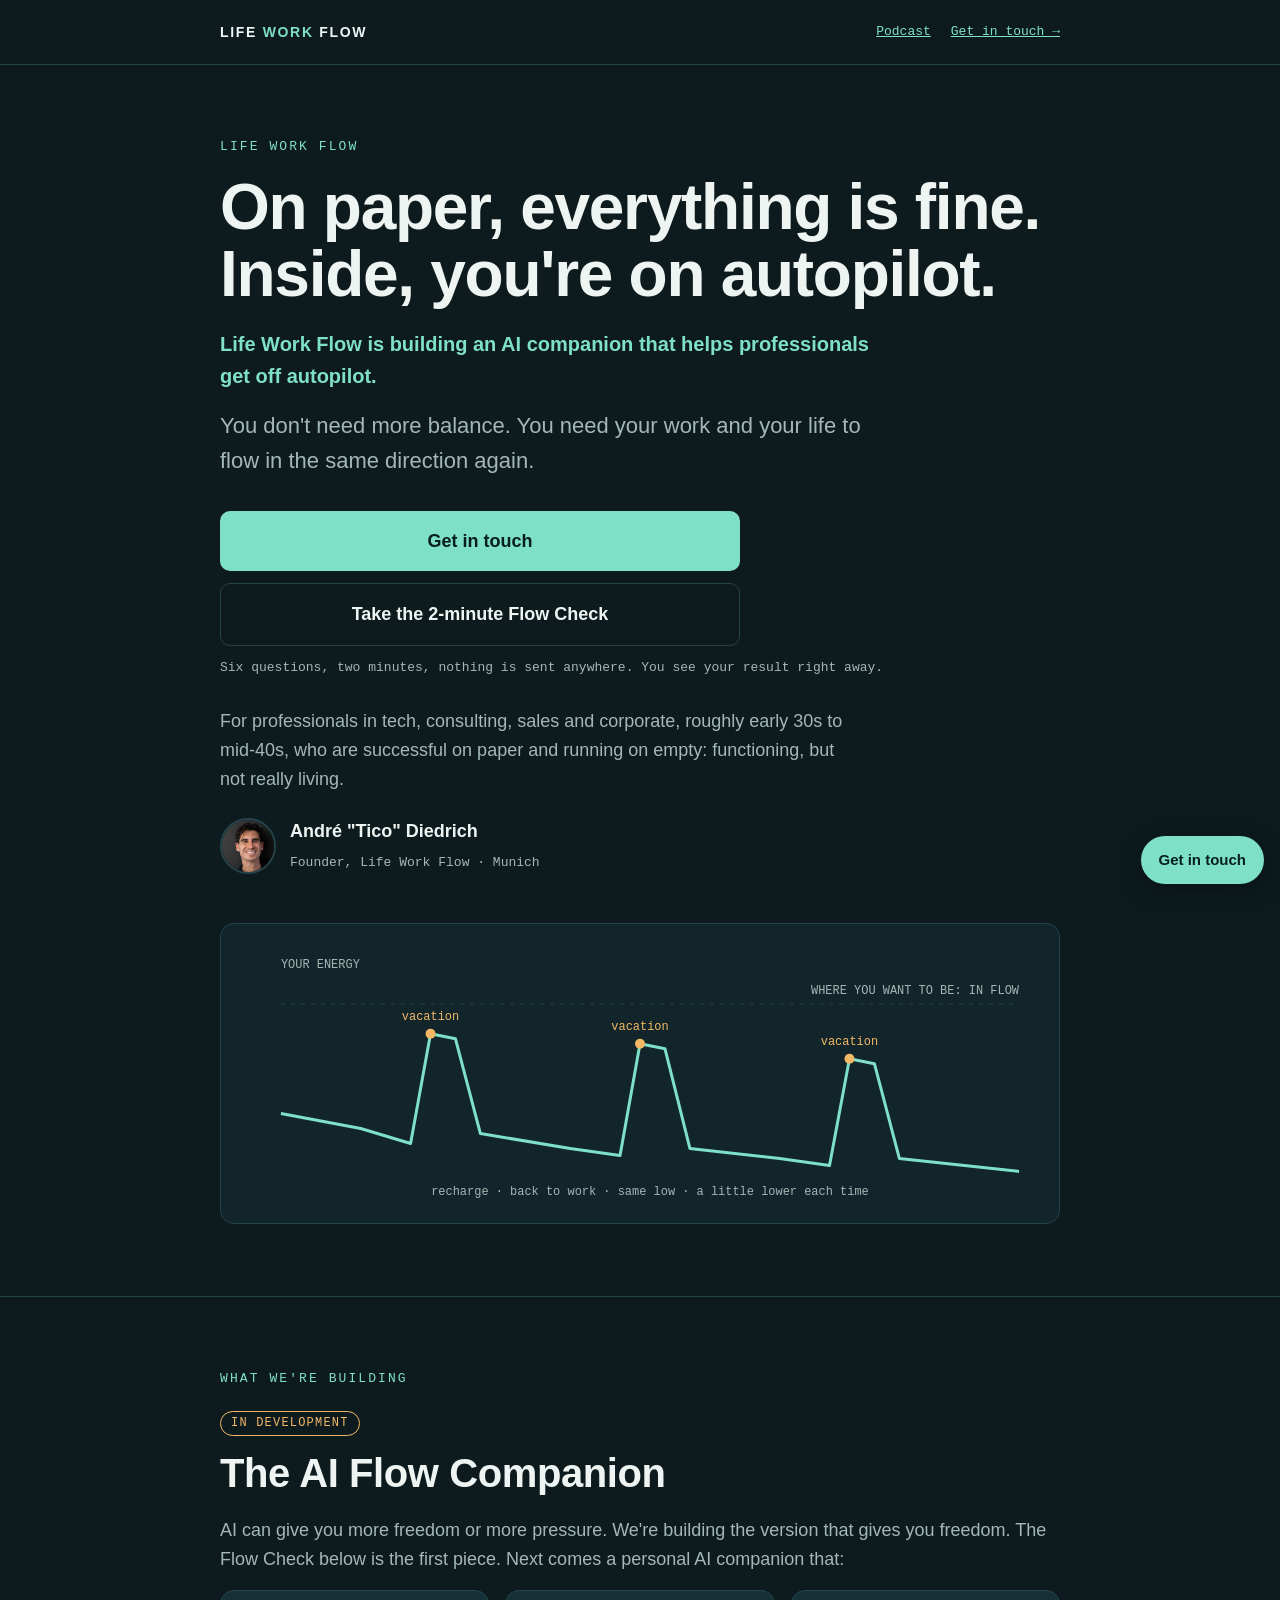
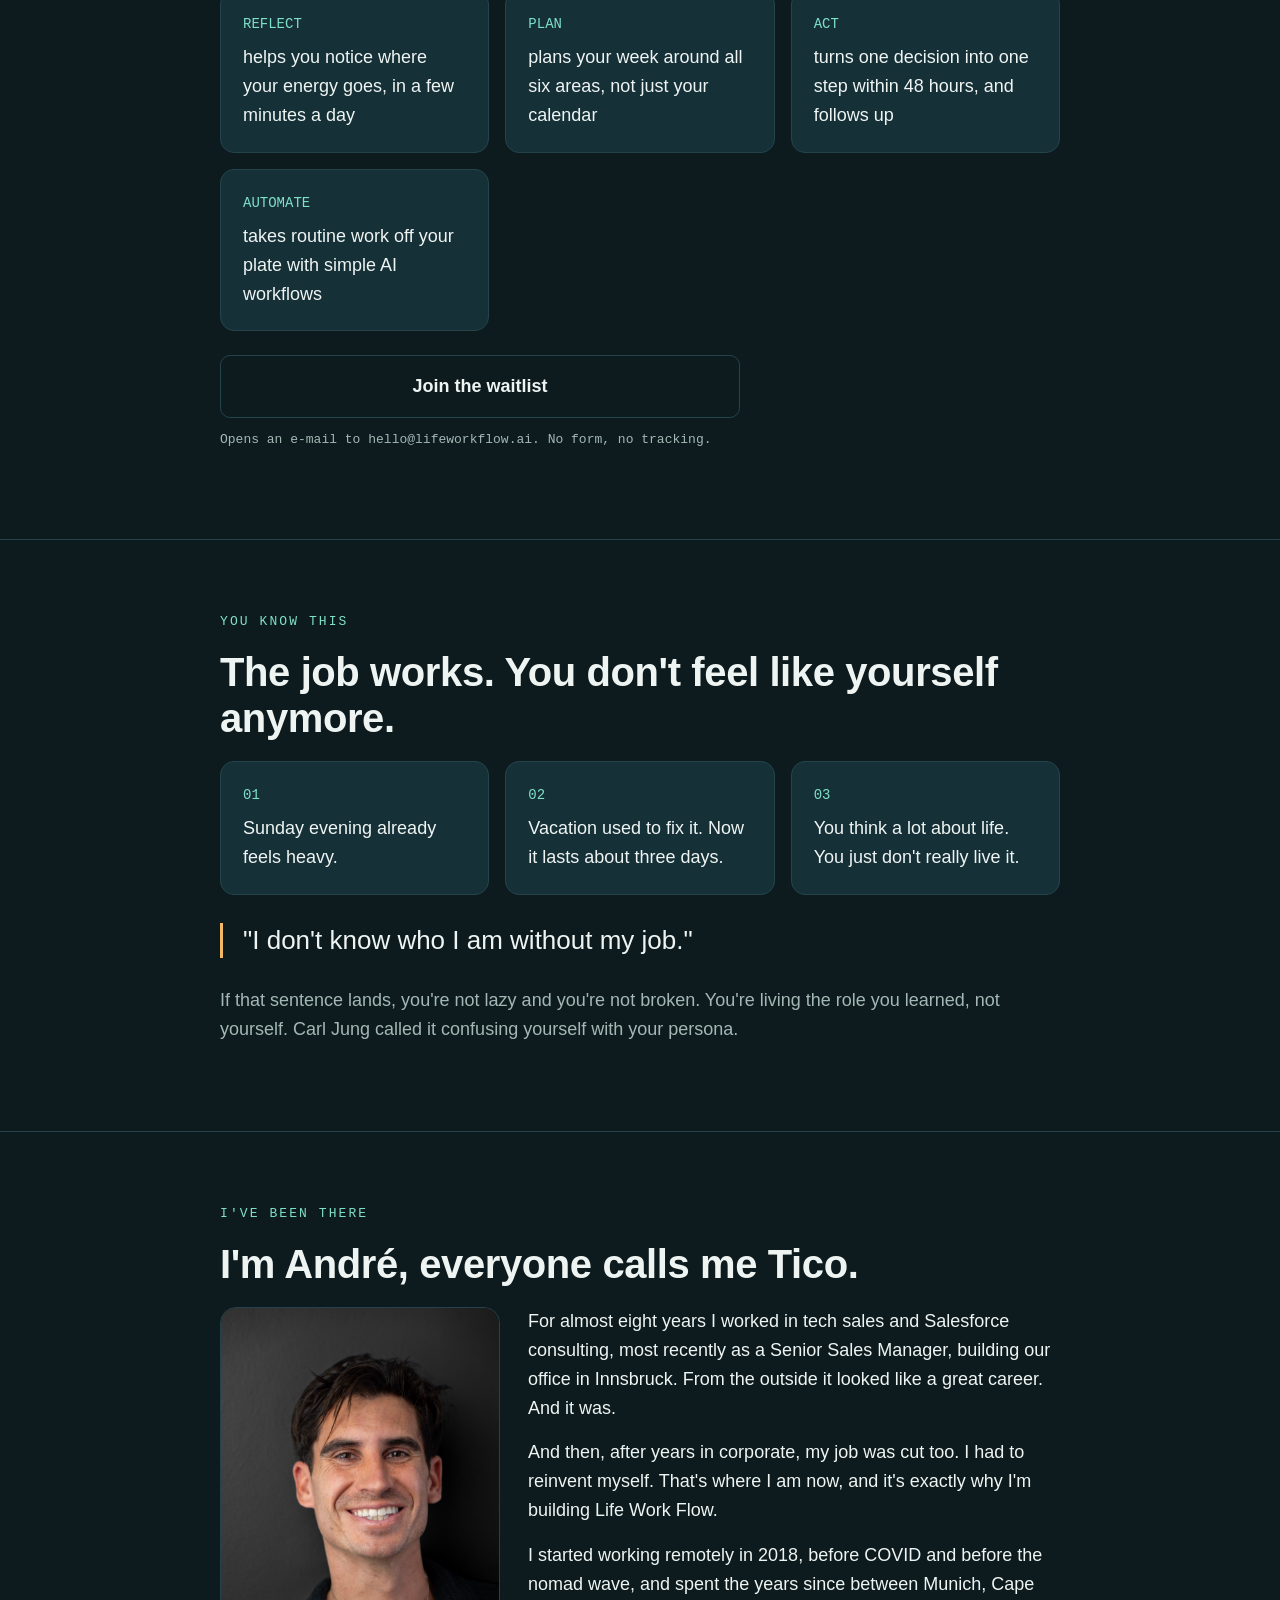
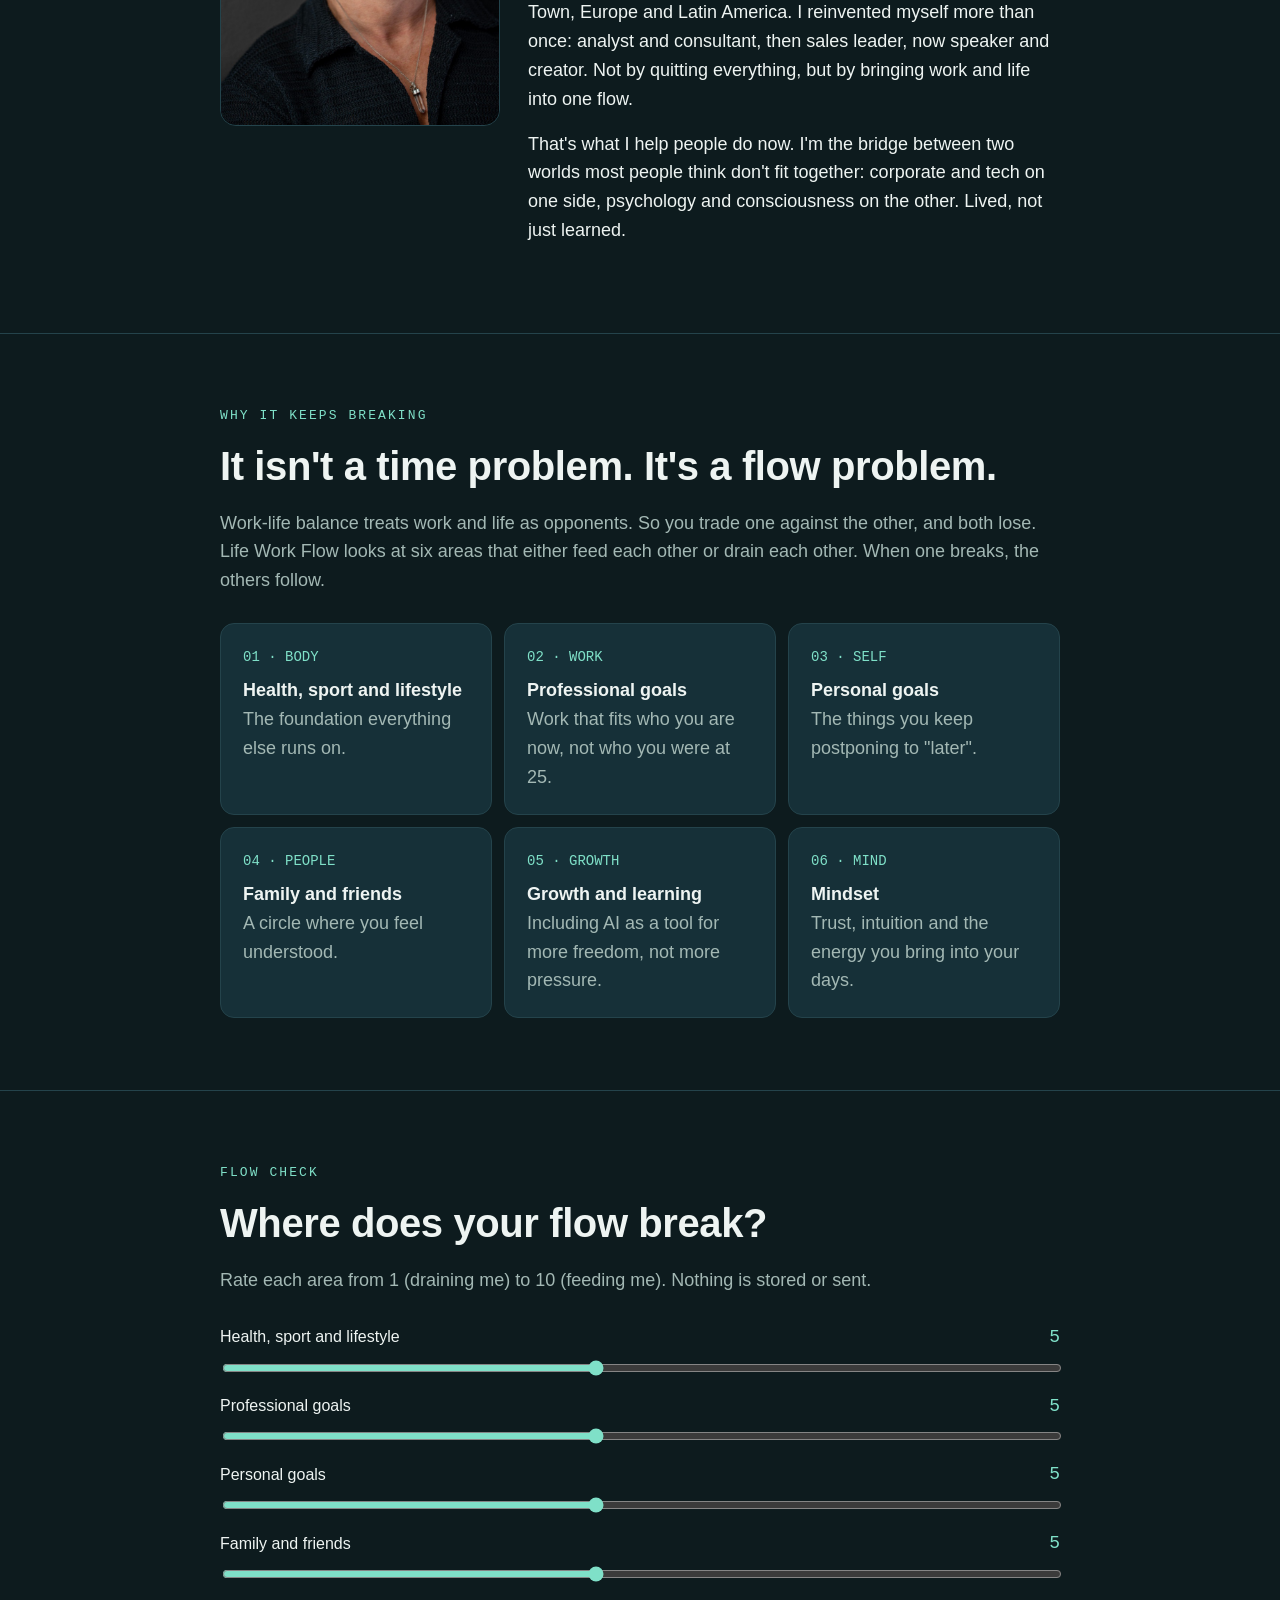
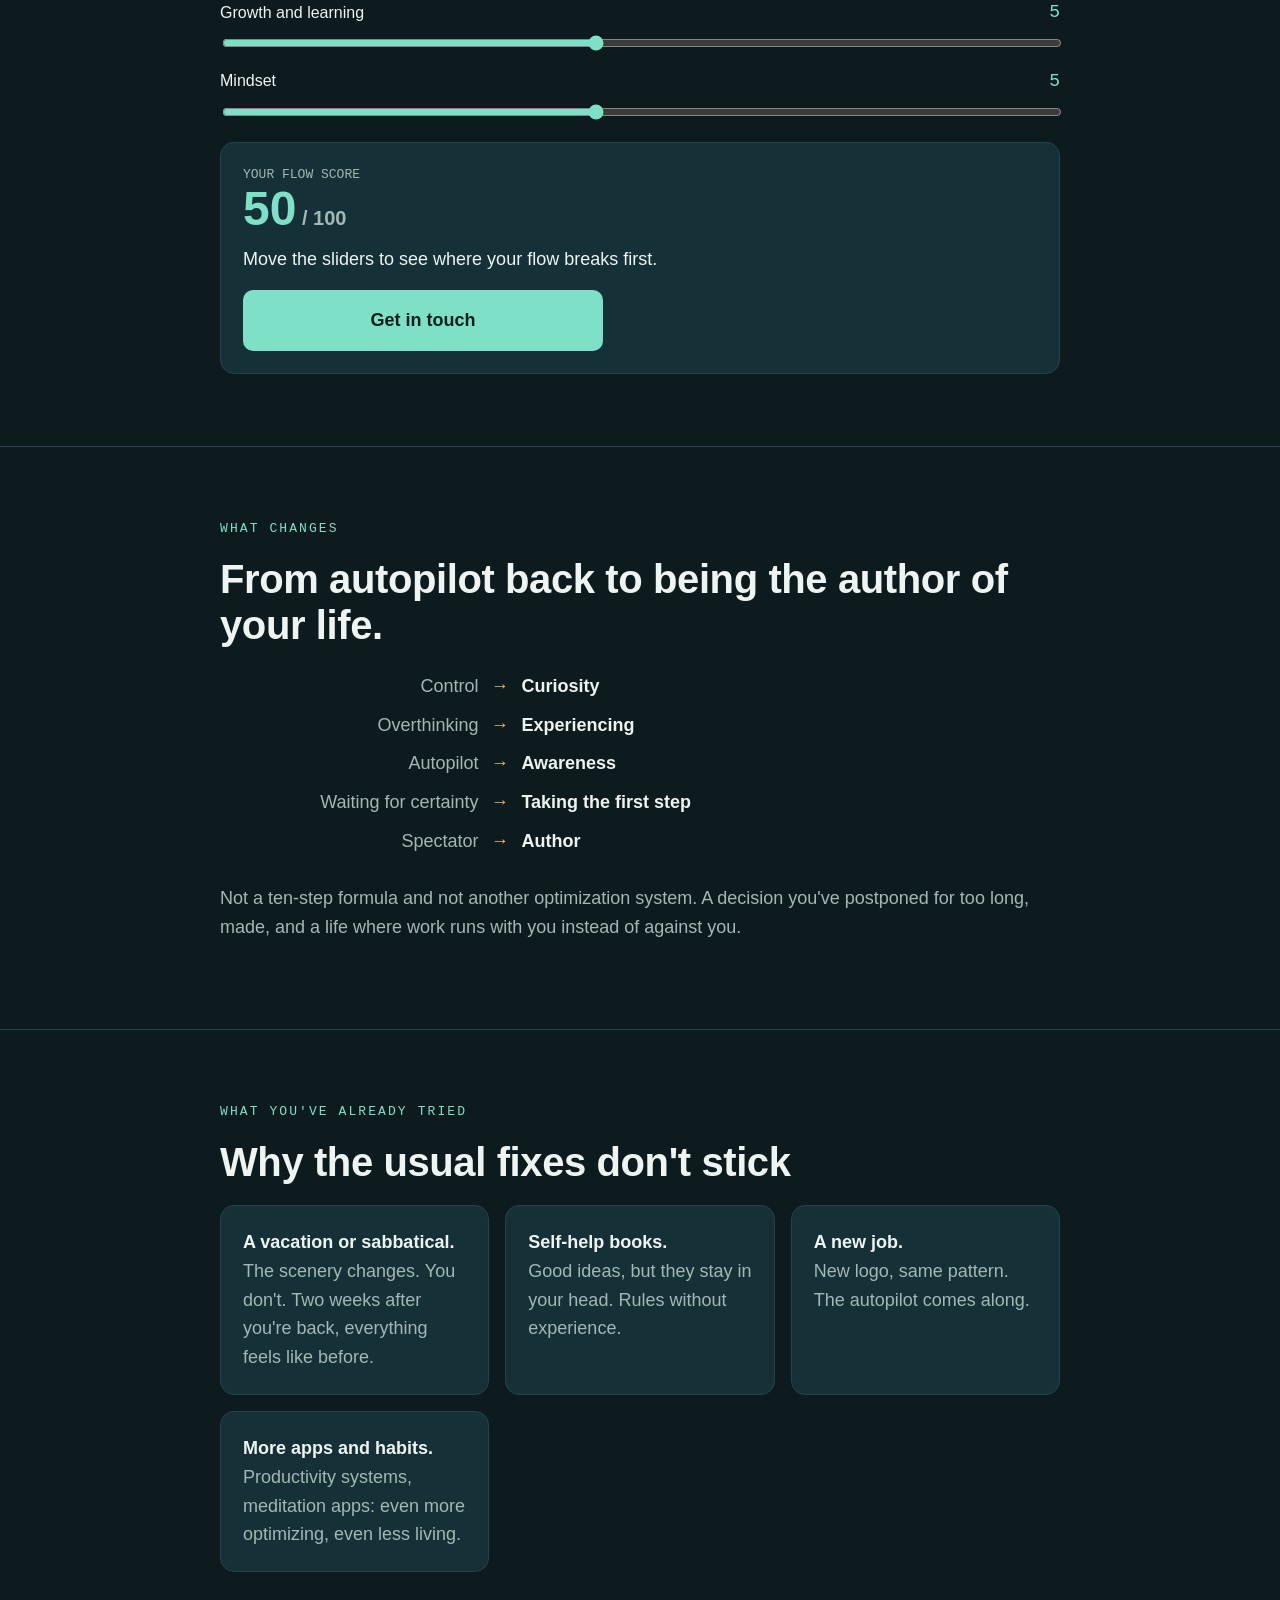
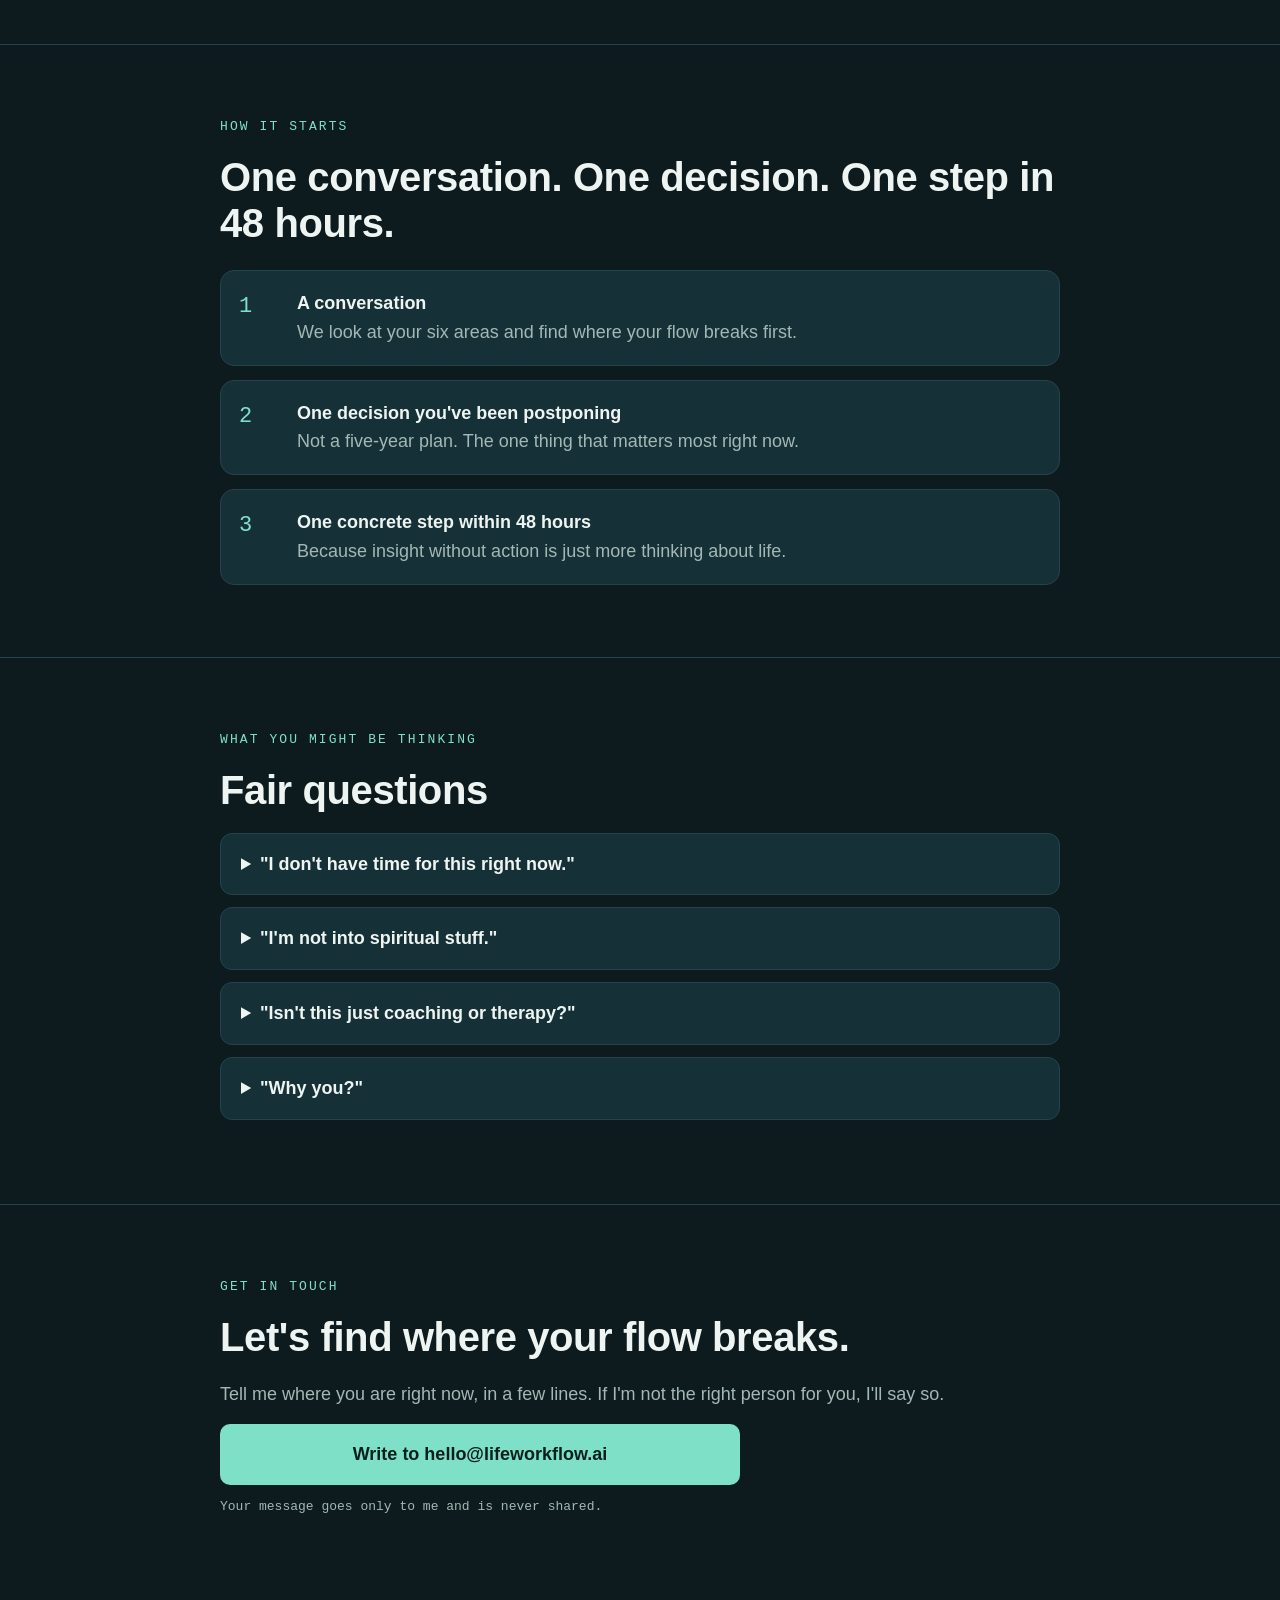
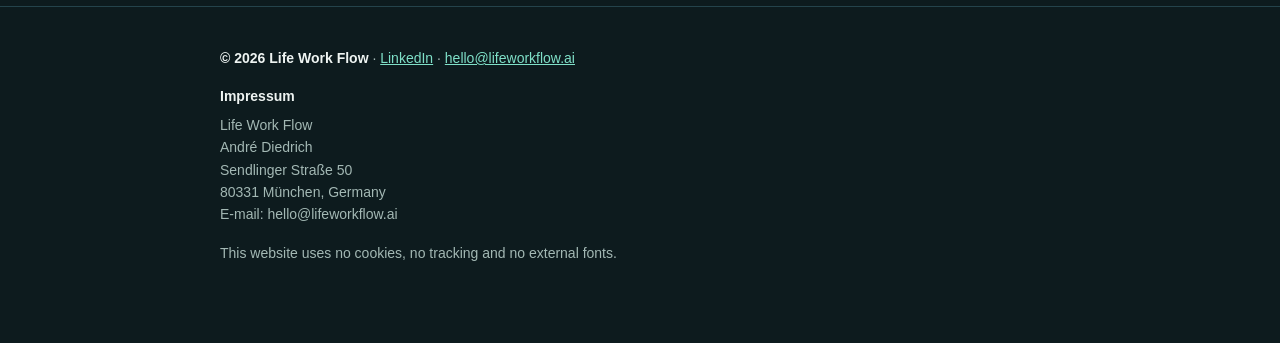
<file: index.html>
<!doctype html>
<html lang="en">
<head>
  <meta charset="utf-8">
  <meta name="viewport" content="width=device-width, initial-scale=1">
  <title>Life Work Flow · AI companion for work and life</title>
  <meta name="description" content="On paper, everything is fine. Inside, you're on autopilot. Life Work Flow helps successful professionals get off autopilot and bring work and life into one flow.">
  <style>
    :root {
      --bg: #0d1b1e;
      --bg2: #12252a;
      --card: #163038;
      --ink: #eef4f2;
      --muted: #a3b8b4;
      --accent: #7fe0c8;
      --warm: #f2b866;
      --line: #24434b;
      --mono: ui-monospace, "SF Mono", Menlo, Consolas, monospace;
    }
    * { box-sizing: border-box; }
    html { scroll-behavior: smooth; }
    body {
      margin: 0; background: var(--bg); color: var(--ink);
      font-family: -apple-system, BlinkMacSystemFont, "Segoe UI", Roboto, "Helvetica Neue", Arial, sans-serif;
      font-size: 18px; line-height: 1.6;
    }
    a { color: var(--accent); }
    .wrap { max-width: 880px; margin: 0 auto; padding: 0 20px; }
    header.top { border-bottom: 1px solid var(--line); }
    header.top .wrap { display: flex; justify-content: space-between; align-items: center; height: 64px; }
    .brand { font-weight: 700; letter-spacing: .12em; font-size: 14px; }
    .brand span { color: var(--accent); }
    section { padding: 72px 0; border-bottom: 1px solid var(--line); }
    .eyebrow { font-family: var(--mono); color: var(--accent); font-size: 13px; letter-spacing: .16em; text-transform: uppercase; margin: 0 0 16px; }
    h1 { font-size: clamp(40px, 7vw, 64px); line-height: 1.05; letter-spacing: -.02em; margin: 0 0 20px; }
    h2 { font-size: clamp(28px, 4.5vw, 40px); line-height: 1.15; margin: 0 0 20px; letter-spacing: -.01em; }
    .lead { font-size: 22px; color: var(--muted); margin: 0 0 32px; max-width: 680px; }
    .product { font-size: 20px; color: var(--accent); font-weight: 600; margin: 0 0 16px; max-width: 680px; }
    p { margin: 0 0 16px; }
    .muted { color: var(--muted); }
    .small { font-family: var(--mono); font-size: 13px; color: var(--muted); }
    .btns { display: grid; gap: 12px; max-width: 520px; margin: 0 0 12px; }
    .btn { display: block; text-align: center; padding: 16px 20px; border-radius: 10px; font-weight: 600; text-decoration: none; }
    .btn.primary { background: var(--accent); color: #08201b; }
    .btn.ghost { border: 1px solid var(--line); color: var(--ink); }
    .btn:hover { filter: brightness(1.08); }
    .for { margin-top: 28px; max-width: 640px; }
    .chart { margin-top: 48px; background: var(--bg2); border: 1px solid var(--line); border-radius: 14px; padding: 20px; }
    .chart svg { width: 100%; height: auto; display: block; }
    .grid3 { display: grid; gap: 16px; grid-template-columns: repeat(auto-fit, minmax(230px, 1fr)); }
    .card { background: var(--card); border: 1px solid var(--line); border-radius: 14px; padding: 22px; }
    .num { font-family: var(--mono); color: var(--accent); font-size: 14px; display: block; margin-bottom: 8px; }
    .quote { font-size: 26px; line-height: 1.35; border-left: 3px solid var(--warm); padding-left: 20px; margin: 28px 0; }
    .pillars { display: grid; gap: 12px; grid-template-columns: repeat(auto-fit, minmax(250px, 1fr)); margin-top: 28px; }
    .check { margin-top: 28px; }
    .row { display: grid; grid-template-columns: 1fr 52px; gap: 6px 14px; align-items: center; margin-bottom: 14px; }
    .row label { font-size: 16px; }
    .row output { font-family: var(--mono); color: var(--accent); text-align: right; }
    .row input { grid-column: 1 / -1; width: 100%; accent-color: var(--accent); }
    .result { margin-top: 20px; background: var(--card); border: 1px solid var(--line); border-radius: 14px; padding: 22px; }
    .score { font-size: 48px; font-weight: 700; color: var(--accent); line-height: 1; }
    .shift { display: grid; grid-template-columns: 1fr auto 1fr; gap: 10px 16px; align-items: center; margin-top: 24px; max-width: 560px; }
    .shift .from { color: var(--muted); text-align: right; }
    .shift .arrow { color: var(--warm); font-family: var(--mono); }
    .shift .to { font-weight: 600; }
    .steps { counter-reset: s; display: grid; gap: 14px; margin-top: 24px; }
    .step { display: grid; grid-template-columns: 44px 1fr; gap: 14px; background: var(--card); border: 1px solid var(--line); border-radius: 14px; padding: 18px; }
    .step b { display: block; }
    .step .n { font-family: var(--mono); color: var(--accent); font-size: 22px; }
    details { background: var(--card); border: 1px solid var(--line); border-radius: 12px; padding: 16px 20px; margin-bottom: 12px; }
    summary { cursor: pointer; font-weight: 600; }
    details p { margin: 12px 0 0; color: var(--muted); }
    .final { text-align: left; }
    .byline { display: flex; align-items: center; gap: 14px; margin-top: 24px; }
    .byline img { width: 56px; height: 56px; border-radius: 50%; object-fit: cover; object-position: 50% 25%; border: 2px solid var(--line); }
    .story { display: grid; gap: 28px; grid-template-columns: 280px 1fr; align-items: start; }
    .story img { width: 100%; border-radius: 16px; border: 1px solid var(--line); display: block; }
    @media (max-width: 720px) { .story { grid-template-columns: 1fr; } .story img { max-width: 320px; } }
    .badge { display: inline-block; font-family: var(--mono); font-size: 12px; letter-spacing: .1em; color: var(--warm); border: 1px solid var(--warm); border-radius: 999px; padding: 2px 10px; margin-bottom: 14px; }
    footer { padding: 40px 0 64px; color: var(--muted); font-size: 14px; }
    footer h3 { color: var(--ink); font-size: 14px; margin: 0 0 6px; }
    .floating { position: fixed; right: 16px; bottom: 16px; background: var(--accent); color: #08201b; padding: 12px 18px; border-radius: 999px; font-weight: 600; text-decoration: none; box-shadow: 0 6px 24px rgba(0,0,0,.35); font-size: 15px; }
    @media (max-width: 520px) { body { font-size: 17px; } .quote { font-size: 22px; } .floating { left: 16px; text-align: center; } }
  </style>
</head>
<body>
  <header class="top">
    <div class="wrap">
      <div class="brand">LIFE <span>WORK</span> FLOW</div>
      <nav class="small" style="display:flex;gap:20px"><a href="podcast/">Podcast</a><a href="#call">Get in touch →</a></nav>
    </div>
  </header>

  <!-- 1. Hero -->
  <section>
    <div class="wrap">
      <p class="eyebrow">Life Work Flow</p>
      <h1>On paper, everything is fine.<br>Inside, you're on autopilot.</h1>
      <p class="product">Life Work Flow is building an AI companion that helps professionals get off autopilot.</p>
      <p class="lead">You don't need more balance. You need your work and your life to flow in the same direction again.</p>
      <div class="btns">
        <a class="btn primary" href="#call">Get in touch</a>
        <a class="btn ghost" href="#check">Take the 2-minute Flow Check</a>
      </div>
      <p class="small">Six questions, two minutes, nothing is sent anywhere. You see your result right away.</p>
      <p class="for muted">For professionals in tech, consulting, sales and corporate, roughly early 30s to mid-40s, who are successful on paper and running on empty: functioning, but not really living.</p>
      <div class="byline">
        <img src="tico.jpg" alt="André Tico Diedrich">
        <div><b>André "Tico" Diedrich</b><br><span class="small">Founder, Life Work Flow · Munich</span></div>
      </div>

      <div class="chart" aria-label="Energy over a year: a vacation recharges you, then you crash back to the same low.">
        <svg viewBox="0 0 800 260" role="img">
          <line x1="40" y1="60" x2="780" y2="60" stroke="#24434b" stroke-dasharray="4 6"/>
          <text x="780" y="50" fill="#a3b8b4" font-family="ui-monospace, Menlo, monospace" font-size="12" text-anchor="end">WHERE YOU WANT TO BE: IN FLOW</text>
          <text x="40" y="24" fill="#a3b8b4" font-family="ui-monospace, Menlo, monospace" font-size="12">YOUR ENERGY</text>
          <polyline fill="none" stroke="#7fe0c8" stroke-width="3" stroke-linejoin="round"
            points="40,170 120,185 170,200 190,90 215,95 240,190 330,205 380,212 400,100 425,105 450,205 540,215 590,222 610,115 635,120 660,215 780,228"/>
          <g fill="#f2b866" font-family="ui-monospace, Menlo, monospace" font-size="12" text-anchor="middle">
            <circle cx="190" cy="90" r="5"/><text x="190" y="76">vacation</text>
            <circle cx="400" cy="100" r="5"/><text x="400" y="86">vacation</text>
            <circle cx="610" cy="115" r="5"/><text x="610" y="101">vacation</text>
          </g>
          <text x="410" y="252" fill="#a3b8b4" font-family="ui-monospace, Menlo, monospace" font-size="12" text-anchor="middle">recharge · back to work · same low · a little lower each time</text>
        </svg>
      </div>
    </div>
  </section>

  <!-- 1b. AI product (moved up for the AWS Activate review, 2026-11-09) -->
  <section>
    <div class="wrap">
      <p class="eyebrow">What we're building</p>
      <span class="badge">IN DEVELOPMENT</span>
      <h2>The AI Flow Companion</h2>
      <p class="muted">AI can give you more freedom or more pressure. We're building the version that gives you freedom. The Flow Check below is the first piece. Next comes a personal AI companion that:</p>
      <div class="grid3">
        <div class="card"><span class="num">REFLECT</span>helps you notice where your energy goes, in a few minutes a day</div>
        <div class="card"><span class="num">PLAN</span>plans your week around all six areas, not just your calendar</div>
        <div class="card"><span class="num">ACT</span>turns one decision into one step within 48 hours, and follows up</div>
        <div class="card"><span class="num">AUTOMATE</span>takes routine work off your plate with simple AI workflows</div>
      </div>
      <div class="btns" style="margin-top:24px">
        <a class="btn ghost" href="mailto:hello@lifeworkflow.ai?subject=Waitlist%3A%20AI%20Flow%20Companion">Join the waitlist</a>
      </div>
      <p class="small">Opens an e-mail to hello@lifeworkflow.ai. No form, no tracking.</p>
    </div>
  </section>

  <!-- 2. Recognition -->
  <section>
    <div class="wrap">
      <p class="eyebrow">You know this</p>
      <h2>The job works. You don't feel like yourself anymore.</h2>
      <div class="grid3">
        <div class="card"><span class="num">01</span>Sunday evening already feels heavy.</div>
        <div class="card"><span class="num">02</span>Vacation used to fix it. Now it lasts about three days.</div>
        <div class="card"><span class="num">03</span>You think a lot about life. You just don't really live it.</div>
      </div>
      <p class="quote">"I don't know who I am without my job."</p>
      <p class="muted">If that sentence lands, you're not lazy and you're not broken. You're living the role you learned, not yourself. Carl Jung called it confusing yourself with your persona.</p>
    </div>
  </section>

  <!-- 3. Story -->
  <section>
    <div class="wrap">
      <p class="eyebrow">I've been there</p>
      <h2>I'm André, everyone calls me Tico.</h2>
      <div class="story">
      <img src="tico.jpg" alt="Portrait of André Tico Diedrich, founder of Life Work Flow">
      <div>
      <p>For almost eight years I worked in tech sales and Salesforce consulting, most recently as a Senior Sales Manager, building our office in Innsbruck. From the outside it looked like a great career. And it was.</p>
      <p>And then, after years in corporate, my job was cut too. I had to reinvent myself. That's where I am now, and it's exactly why I'm building Life Work Flow.</p>
      <p>I started working remotely in 2018, before COVID and before the nomad wave, and spent the years since between Munich, Cape Town, Europe and Latin America. I reinvented myself more than once: analyst and consultant, then sales leader, now speaker and creator. Not by quitting everything, but by bringing work and life into one flow.</p>
      <p>That's what I help people do now. I'm the bridge between two worlds most people think don't fit together: corporate and tech on one side, psychology and consciousness on the other. Lived, not just learned.</p>
      </div>
      </div>
    </div>
  </section>

  <!-- 4. The model -->
  <section>
    <div class="wrap">
      <p class="eyebrow">Why it keeps breaking</p>
      <h2>It isn't a time problem. It's a flow problem.</h2>
      <p class="muted">Work-life balance treats work and life as opponents. So you trade one against the other, and both lose. Life Work Flow looks at six areas that either feed each other or drain each other. When one breaks, the others follow.</p>
      <div class="pillars">
        <div class="card"><span class="num">01 · BODY</span><b>Health, sport and lifestyle</b><br><span class="muted">The foundation everything else runs on.</span></div>
        <div class="card"><span class="num">02 · WORK</span><b>Professional goals</b><br><span class="muted">Work that fits who you are now, not who you were at 25.</span></div>
        <div class="card"><span class="num">03 · SELF</span><b>Personal goals</b><br><span class="muted">The things you keep postponing to "later".</span></div>
        <div class="card"><span class="num">04 · PEOPLE</span><b>Family and friends</b><br><span class="muted">A circle where you feel understood.</span></div>
        <div class="card"><span class="num">05 · GROWTH</span><b>Growth and learning</b><br><span class="muted">Including AI as a tool for more freedom, not more pressure.</span></div>
        <div class="card"><span class="num">06 · MIND</span><b>Mindset</b><br><span class="muted">Trust, intuition and the energy you bring into your days.</span></div>
      </div>
    </div>
  </section>

  <!-- 5. Flow Check -->
  <section id="check">
    <div class="wrap">
      <p class="eyebrow">Flow Check</p>
      <h2>Where does your flow break?</h2>
      <p class="muted">Rate each area from 1 (draining me) to 10 (feeding me). Nothing is stored or sent.</p>
      <form class="check" id="flowcheck" oninput="updateCheck()">
        <div class="row"><label for="p1">Health, sport and lifestyle</label><output id="o1">5</output><input type="range" id="p1" min="1" max="10" value="5"></div>
        <div class="row"><label for="p2">Professional goals</label><output id="o2">5</output><input type="range" id="p2" min="1" max="10" value="5"></div>
        <div class="row"><label for="p3">Personal goals</label><output id="o3">5</output><input type="range" id="p3" min="1" max="10" value="5"></div>
        <div class="row"><label for="p4">Family and friends</label><output id="o4">5</output><input type="range" id="p4" min="1" max="10" value="5"></div>
        <div class="row"><label for="p5">Growth and learning</label><output id="o5">5</output><input type="range" id="p5" min="1" max="10" value="5"></div>
        <div class="row"><label for="p6">Mindset</label><output id="o6">5</output><input type="range" id="p6" min="1" max="10" value="5"></div>
      </form>
      <div class="result">
        <div class="small">YOUR FLOW SCORE</div>
        <div class="score"><span id="score">50</span><span class="muted" style="font-size:20px"> / 100</span></div>
        <p id="advice" style="margin-top:12px">Move the sliders to see where your flow breaks first.</p>
        <a class="btn primary" href="#call" style="max-width:360px;margin-top:12px">Get in touch</a>
      </div>
    </div>
  </section>

  <!-- 6. Before / after -->
  <section>
    <div class="wrap">
      <p class="eyebrow">What changes</p>
      <h2>From autopilot back to being the author of your life.</h2>
      <div class="shift">
        <span class="from">Control</span><span class="arrow">→</span><span class="to">Curiosity</span>
        <span class="from">Overthinking</span><span class="arrow">→</span><span class="to">Experiencing</span>
        <span class="from">Autopilot</span><span class="arrow">→</span><span class="to">Awareness</span>
        <span class="from">Waiting for certainty</span><span class="arrow">→</span><span class="to">Taking the first step</span>
        <span class="from">Spectator</span><span class="arrow">→</span><span class="to">Author</span>
      </div>
      <p class="muted" style="margin-top:28px">Not a ten-step formula and not another optimization system. A decision you've postponed for too long, made, and a life where work runs with you instead of against you.</p>
    </div>
  </section>

  <!-- 7. What you've tried -->
  <section>
    <div class="wrap">
      <p class="eyebrow">What you've already tried</p>
      <h2>Why the usual fixes don't stick</h2>
      <div class="grid3">
        <div class="card"><b>A vacation or sabbatical.</b><br><span class="muted">The scenery changes. You don't. Two weeks after you're back, everything feels like before.</span></div>
        <div class="card"><b>Self-help books.</b><br><span class="muted">Good ideas, but they stay in your head. Rules without experience.</span></div>
        <div class="card"><b>A new job.</b><br><span class="muted">New logo, same pattern. The autopilot comes along.</span></div>
        <div class="card"><b>More apps and habits.</b><br><span class="muted">Productivity systems, meditation apps: even more optimizing, even less living.</span></div>
      </div>
    </div>
  </section>

  <!-- 8. How it works -->
  <section>
    <div class="wrap">
      <p class="eyebrow">How it starts</p>
      <h2>One conversation. One decision. One step in 48 hours.</h2>
      <div class="steps">
        <div class="step"><span class="n">1</span><div><b>A conversation</b><span class="muted">We look at your six areas and find where your flow breaks first.</span></div></div>
        <div class="step"><span class="n">2</span><div><b>One decision you've been postponing</b><span class="muted">Not a five-year plan. The one thing that matters most right now.</span></div></div>
        <div class="step"><span class="n">3</span><div><b>One concrete step within 48 hours</b><span class="muted">Because insight without action is just more thinking about life.</span></div></div>
      </div>
    </div>
  </section>

  <!-- 9. Objections -->
  <section>
    <div class="wrap">
      <p class="eyebrow">What you might be thinking</p>
      <h2>Fair questions</h2>
      <details><summary>"I don't have time for this right now."</summary><p>That's usually the clearest sign. If there's no room for one honest conversation, the autopilot is already running the show. We start with what gives you energy back fastest.</p></details>
      <details><summary>"I'm not into spiritual stuff."</summary><p>Neither is this, at least not the vague kind. It's grounded in psychology (Jung, archetypes, the hero's journey) and in a very practical question: what does your week actually look like?</p></details>
      <details><summary>"Isn't this just coaching or therapy?"</summary><p>Therapy works on what's broken and on the past. Most coaching sells hustle and optimization. Life Work Flow is for people who have "nothing wrong" and still feel something missing, and it looks forward.</p></details>
      <details><summary>"Why you?"</summary><p>Because I lived it inside a real career, not instead of one. Remote since 2018, sales leader, years across three continents, and more than one reinvention. I know both worlds, and I'll tell you honestly if I'm not the right person for you.</p></details>
    </div>
  </section>

  <!-- 10. Final CTA -->
  <section id="call" class="final">
    <div class="wrap">
      <p class="eyebrow">Get in touch</p>
      <h2>Let's find where your flow breaks.</h2>
      <p class="muted">Tell me where you are right now, in a few lines. If I'm not the right person for you, I'll say so.</p>
      <div class="btns">
        <a class="btn primary" href="mailto:hello@lifeworkflow.ai?subject=Life%20Work%20Flow">Write to hello@lifeworkflow.ai</a>
      </div>
      <p class="small">Your message goes only to me and is never shared.</p>
    </div>
  </section>

  <footer>
    <div class="wrap">
      <p><b style="color:var(--ink)">© 2026 Life Work Flow</b> · <a href="https://www.linkedin.com/in/andrediedrich/" target="_blank" rel="noopener">LinkedIn</a> · <a href="mailto:hello@lifeworkflow.ai">hello@lifeworkflow.ai</a></p>
      <h3>Impressum</h3>
      <p>Life Work Flow<br>André Diedrich<br>Sendlinger Straße 50<br>80331 München, Germany<br>E-mail: hello@lifeworkflow.ai</p>
      <p>This website uses no cookies, no tracking and no external fonts.</p>
    </div>
  </footer>

  <a class="floating" href="#call">Get in touch</a>

  <script>
    const names = ["Health, sport and lifestyle", "Professional goals", "Personal goals", "Family and friends", "Growth and learning", "Mindset"];
    function updateCheck() {
      let sum = 0, low = 0, lowVal = 11;
      for (let i = 1; i <= 6; i++) {
        const v = +document.getElementById("p" + i).value;
        document.getElementById("o" + i).textContent = v;
        sum += v;
        if (v < lowVal) { lowVal = v; low = i - 1; }
      }
      const score = Math.round(sum / 60 * 100);
      document.getElementById("score").textContent = score;
      let msg;
      if (score >= 75) msg = "You're mostly in flow. Your lowest area is " + names[low] + ". That's where your next step lies.";
      else if (score >= 50) msg = "Parts of your life feed you, parts drain you. Your flow breaks first at " + names[low] + ".";
      else msg = "You're running on reserve. Start with " + names[low] + ": when it moves, the others follow.";
      document.getElementById("advice").textContent = msg;
    }
  </script>
</body>
</html>
</file>
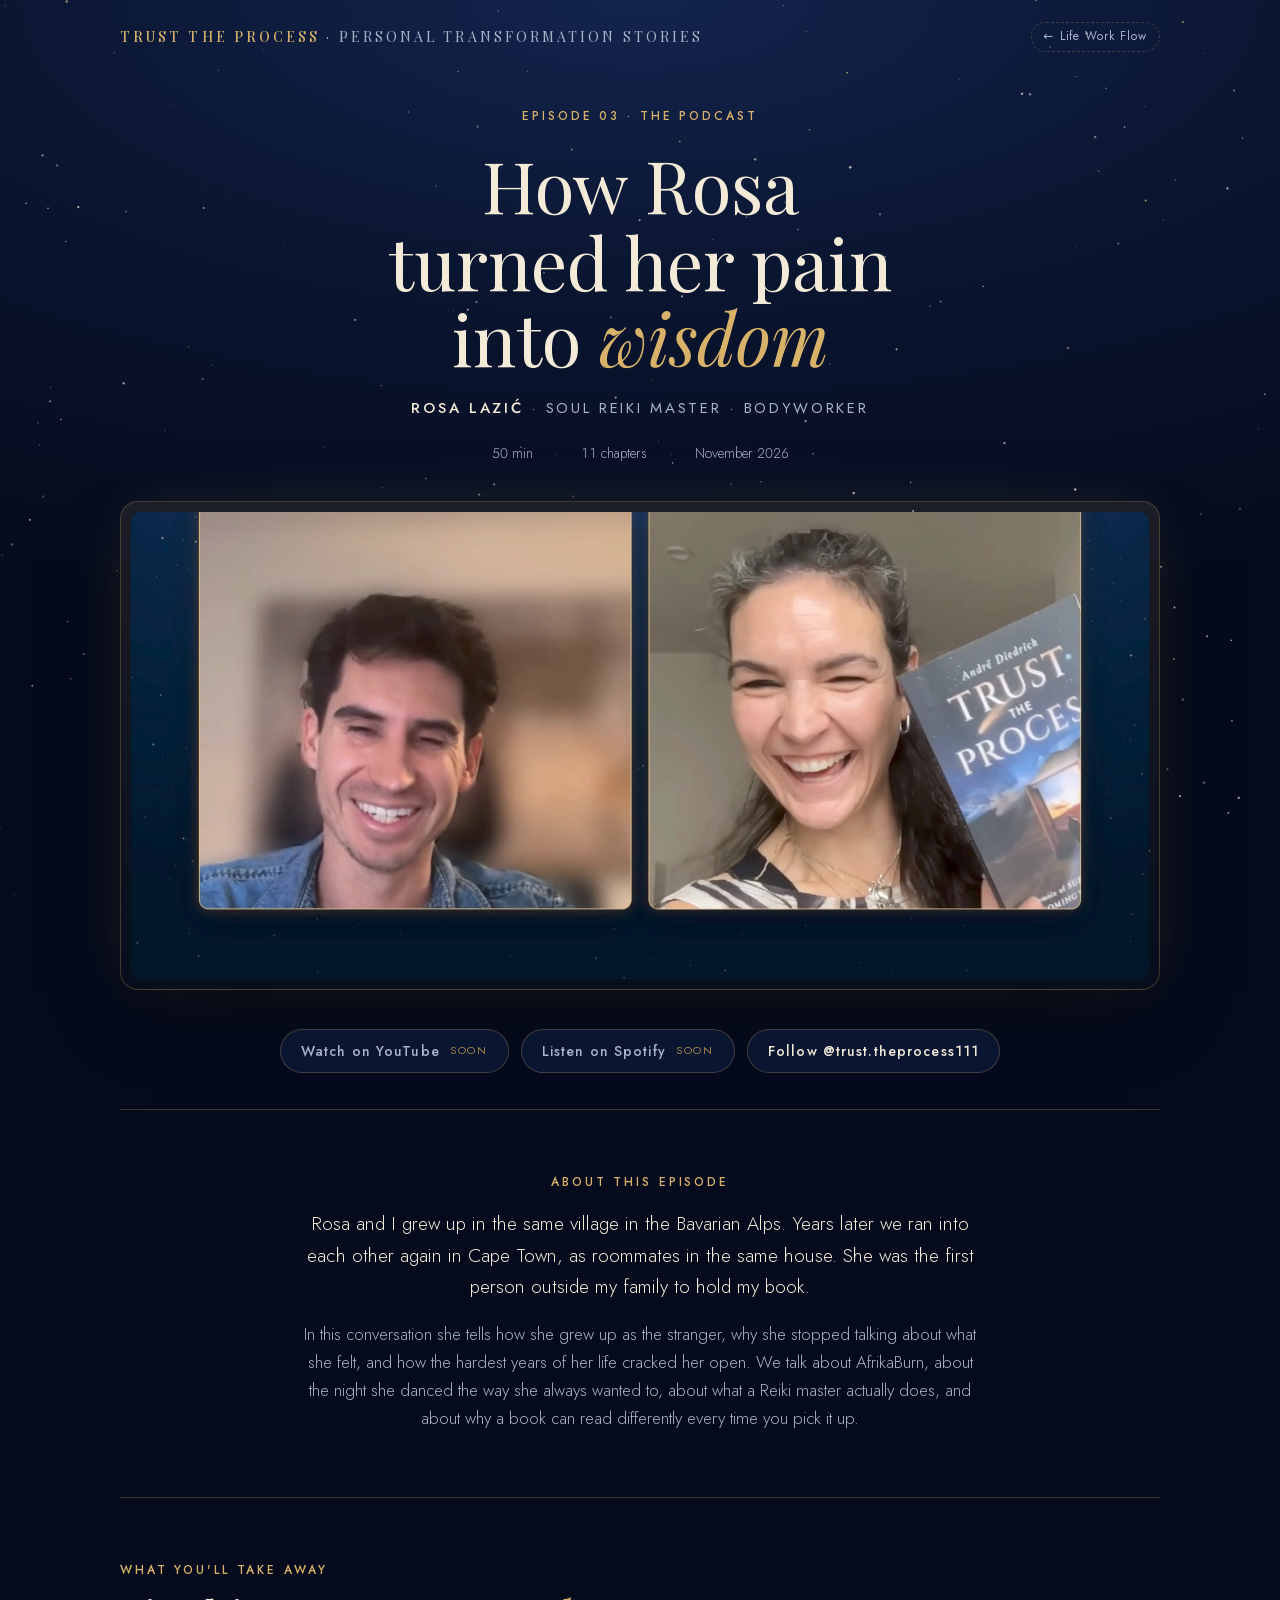
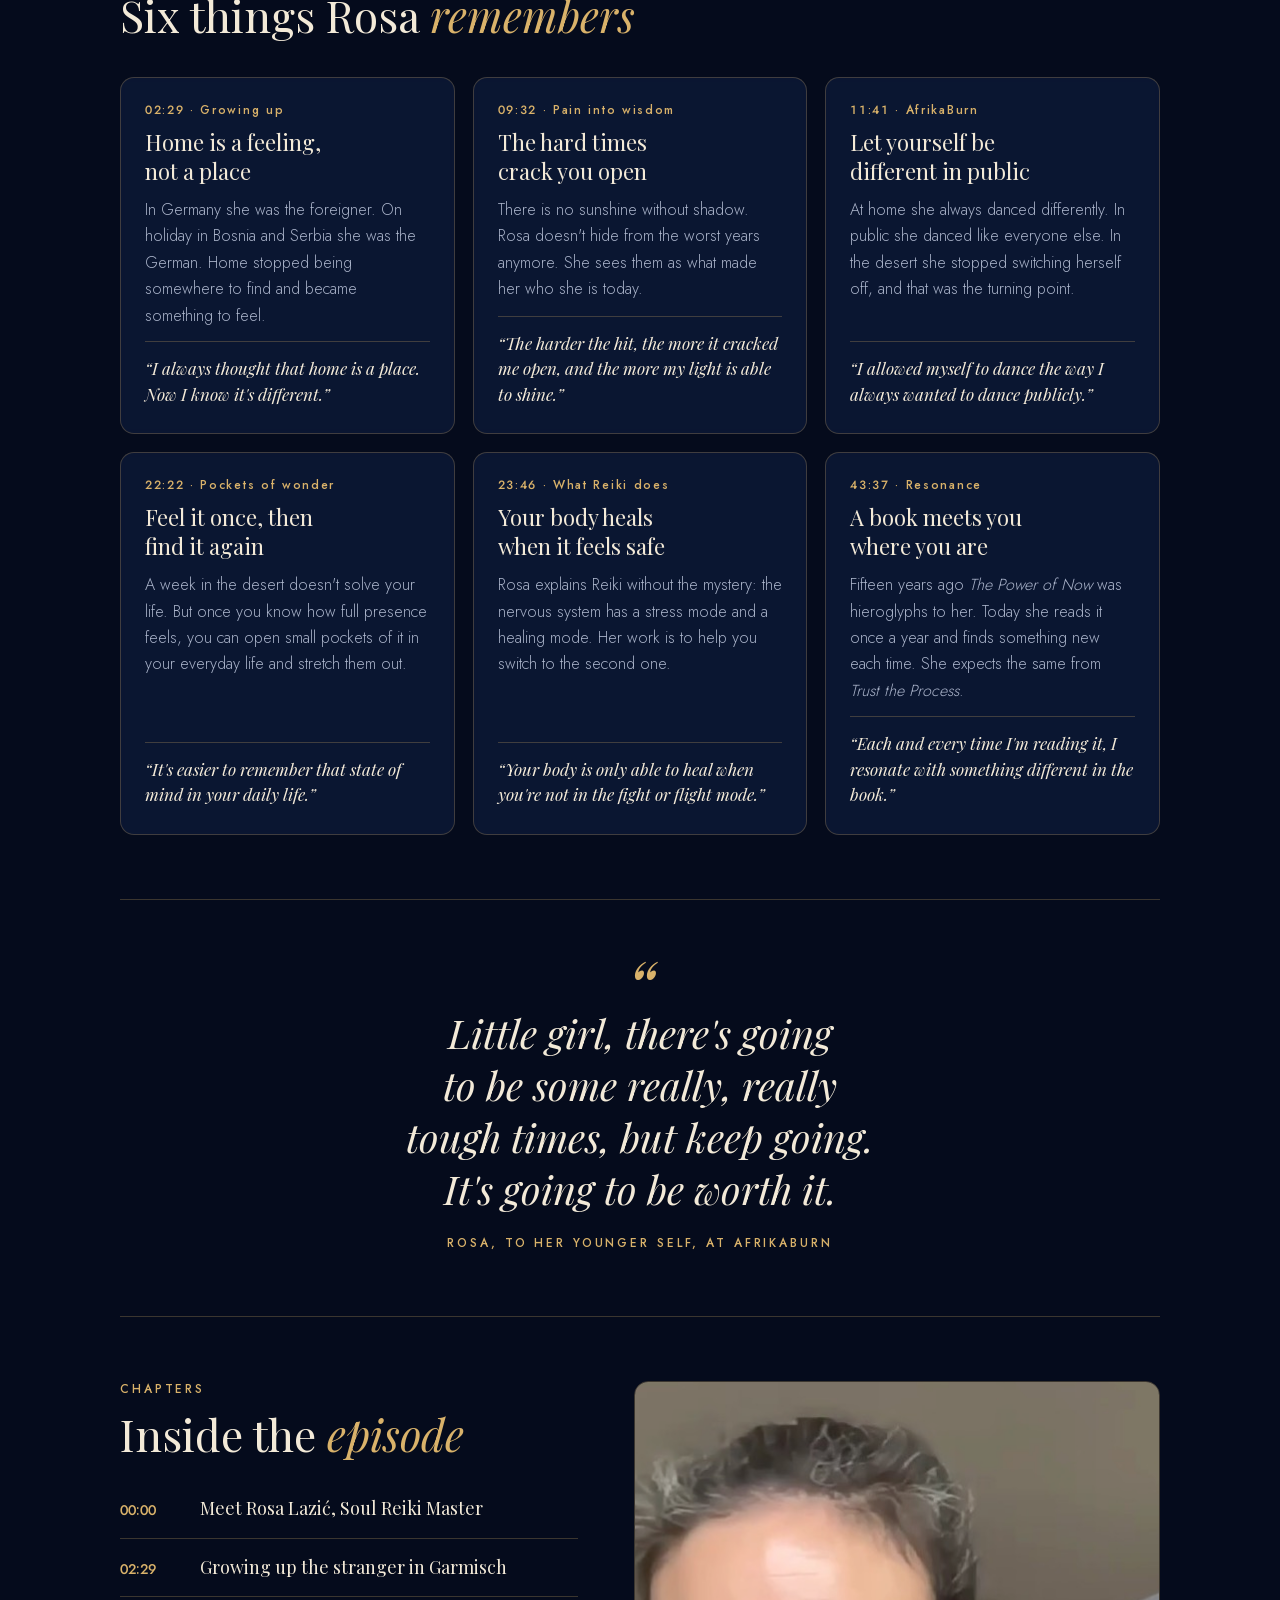
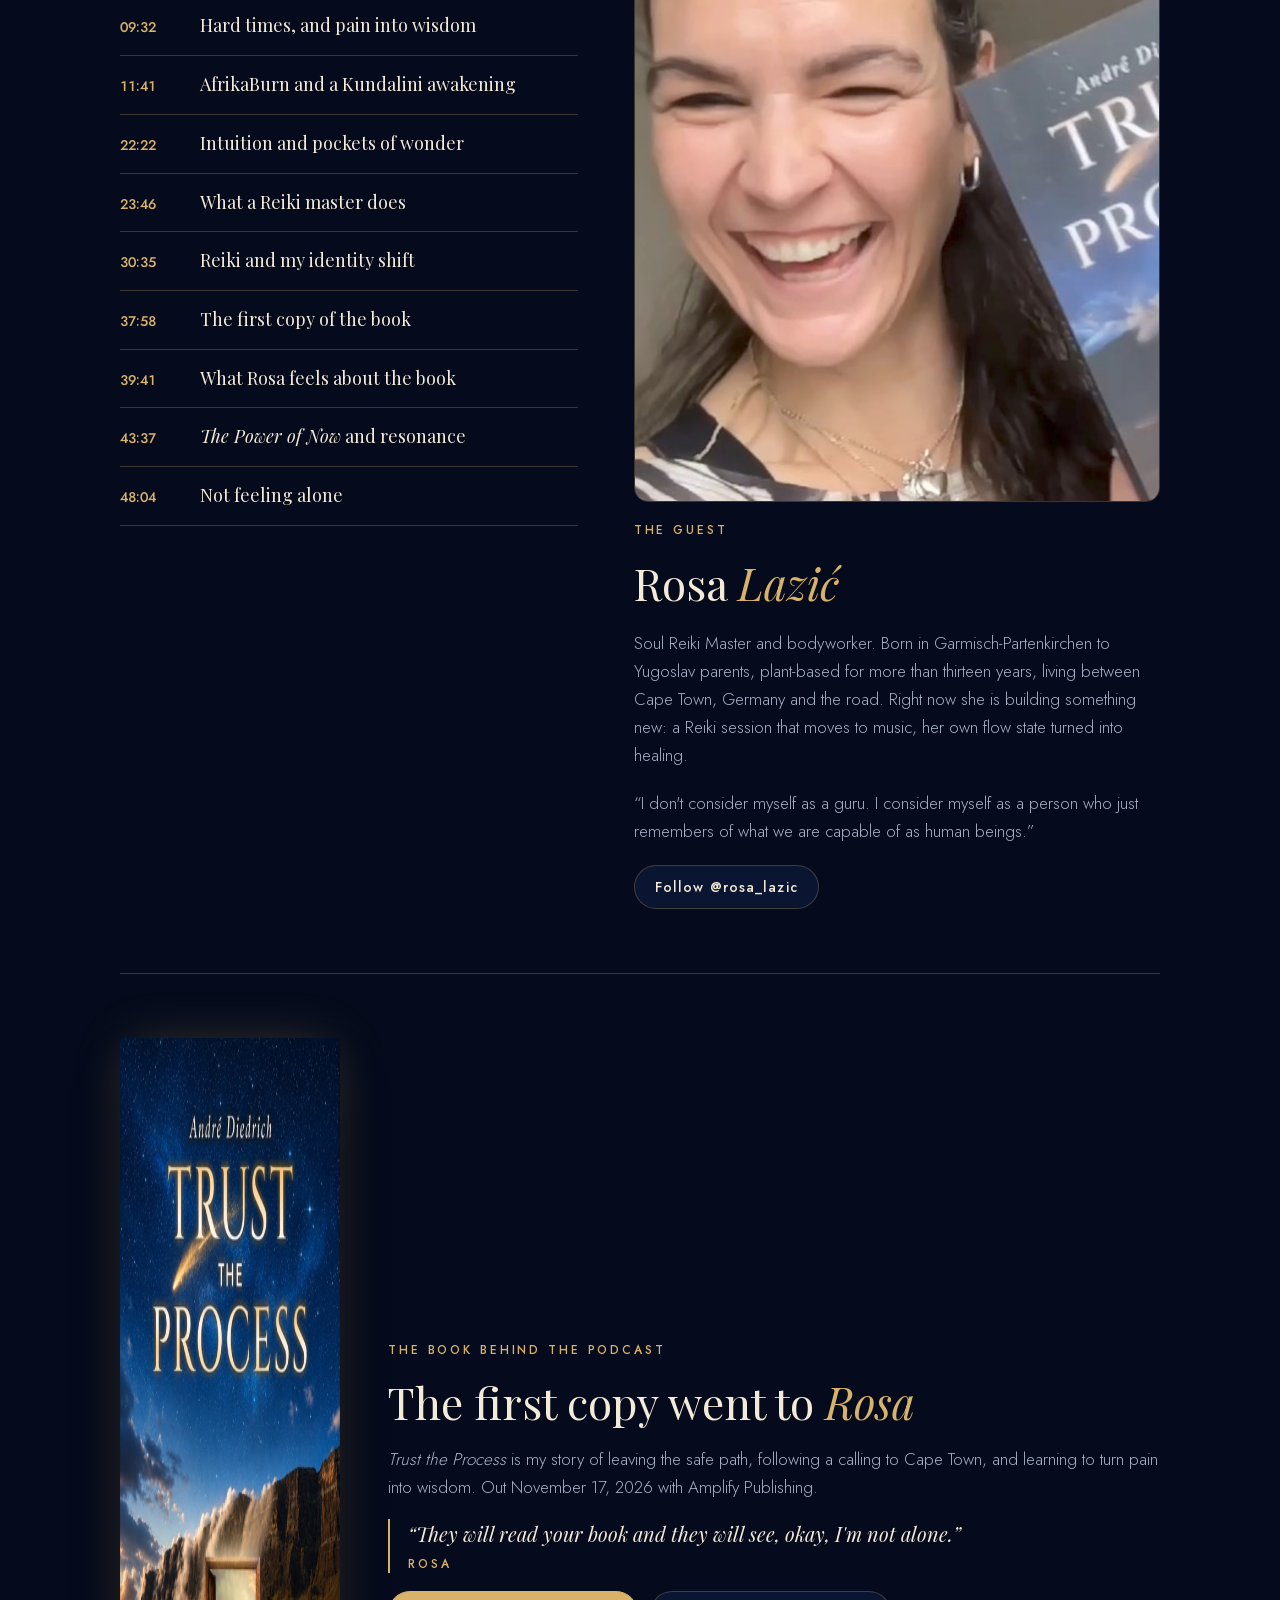
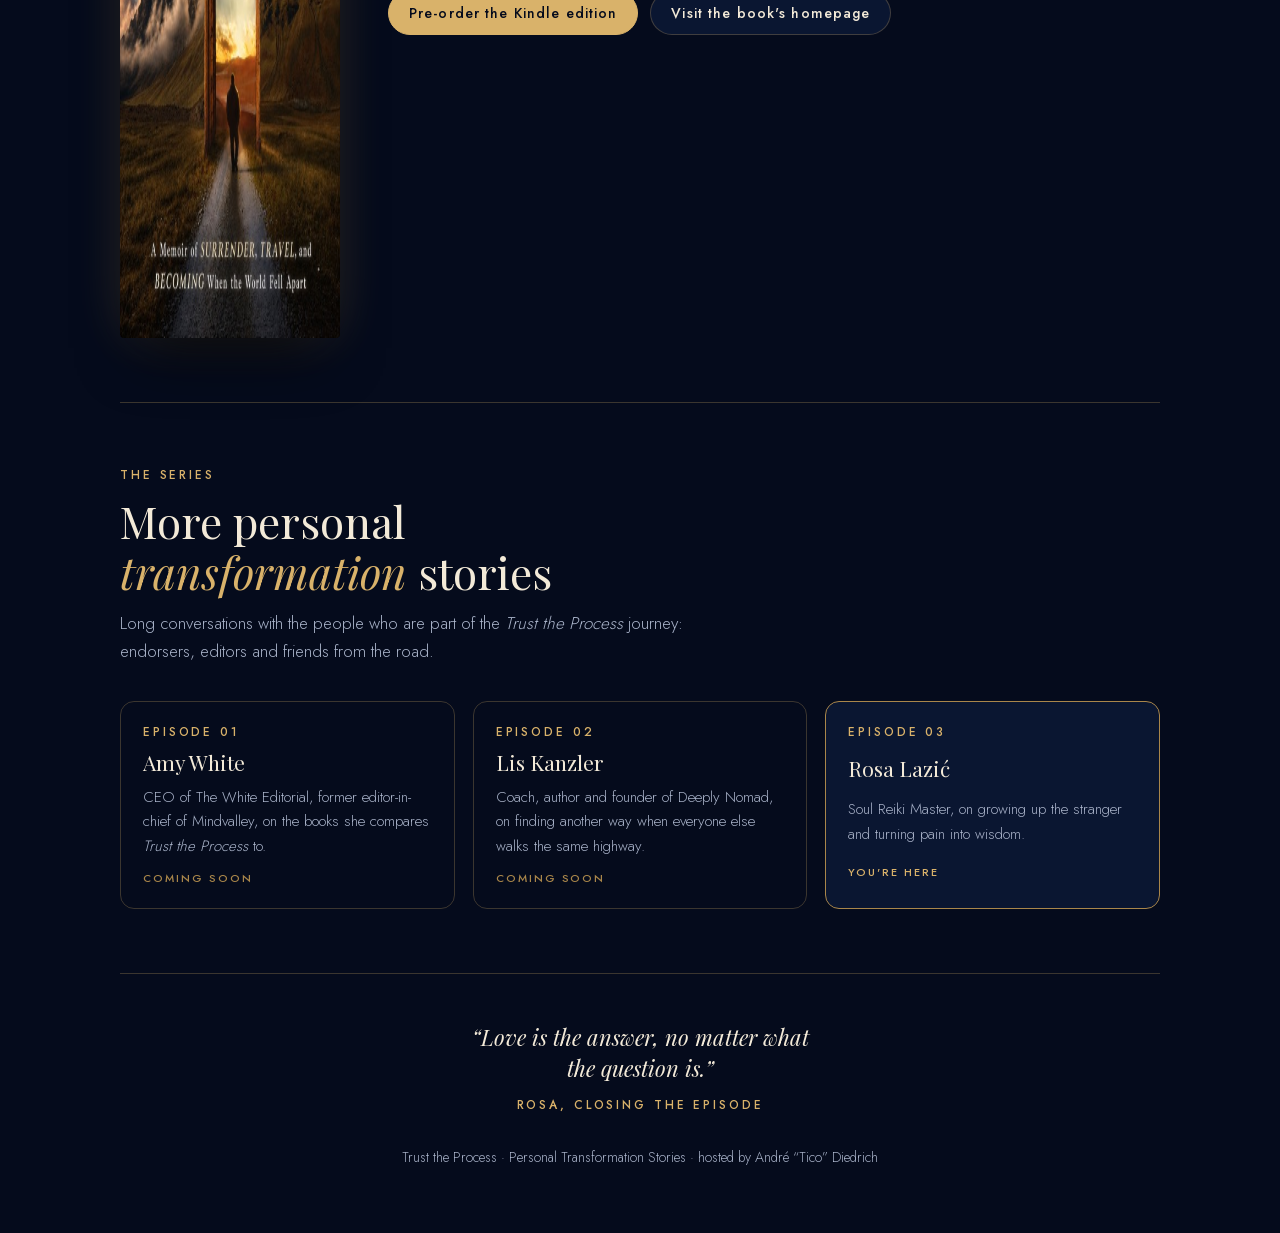
<file: podcast/index.html>
<!doctype html>
<html lang="en">
<head>
<meta charset="utf-8">
<meta name="viewport" content="width=device-width, initial-scale=1, viewport-fit=cover">
<title>Rosa Lazić · Trust the Process Podcast</title>
<link rel="stylesheet" href="fonts/fonts.css">
<style>
/* Layout: Night & Gold, a single dark world. Starry navy sky, cream serif, one gold italic word per headline.
   Narrow reading column; the episode frame and the learnings grid are the only wide moments. */
:root {
  --night: #0a1530;
  --night-deep: #050b1c;
  --panel: rgba(16, 30, 64, 0.62);
  --cream: #f3ead8;
  --muted: #a9b3c9;
  --gold: #d9b26a;
  --gold-deep: #a9864a;
  --line: rgba(217, 178, 106, 0.26);
  --display: "Playfair Display", "Iowan Old Style", Georgia, serif;
  --body: "Jost", "Avenir Next", "Segoe UI", system-ui, sans-serif;
  color-scheme: dark;
}
* { box-sizing: border-box; }
html { background: var(--night-deep); }
body {
  margin: 0;
  background: radial-gradient(120% 70% at 50% 0%, #13244d 0%, var(--night) 45%, var(--night-deep) 100%) fixed, var(--night-deep);
  color: var(--cream);
  font: 300 17px/1.65 var(--body);
  -webkit-font-smoothing: antialiased;
}
#sky { position: fixed; inset: 0; width: 100%; height: 100%; z-index: 0; pointer-events: none; }
.wrap {
  position: relative; z-index: 1;
  max-width: 1080px; margin: 0 auto;
  padding-left: max(20px, env(safe-area-inset-left, 0px));
  padding-right: max(20px, env(safe-area-inset-right, 0px));
}
a { color: var(--gold); text-underline-offset: 3px; }
a:focus-visible, .btn:focus-visible { outline: 2px solid var(--gold); outline-offset: 3px; }
em { font-style: italic; color: var(--gold); }

.label {
  font: 500 12px/1.4 var(--body);
  letter-spacing: 0.24em; text-transform: uppercase; color: var(--gold);
}
h1, h2, h3 { font-family: var(--display); font-weight: 400; text-wrap: balance; margin: 0; }
h2 { font-size: clamp(30px, 4.4vw, 44px); line-height: 1.15; }
h3 { font-size: 22px; line-height: 1.3; }
p { margin: 0; }

/* top bar */
.top { display: flex; justify-content: space-between; align-items: center; gap: 16px; flex-wrap: wrap; padding-block: 22px 0; }
.mark { font-family: var(--display); letter-spacing: 0.22em; text-transform: uppercase; font-size: 14px; }
.mark b { color: var(--gold); font-weight: 500; }
.mark span { color: var(--muted); }
.draft {
  font: 400 12px/1.3 var(--body); letter-spacing: 0.08em; color: var(--muted);
  border: 1px dashed var(--line); border-radius: 999px; padding: 6px 12px;
}

/* hero */
.hero { display: grid; gap: 22px; text-align: center; justify-items: center; padding-block: 56px 36px; }
.hero h1 { font-size: clamp(38px, 6.6vw, 72px); line-height: 1.06; max-width: 15ch; }
.guest { font: 400 15px/1.5 var(--body); letter-spacing: 0.18em; text-transform: uppercase; color: var(--muted); }
.guest strong { color: var(--cream); font-weight: 500; }
.meta { display: flex; gap: 10px 22px; flex-wrap: wrap; justify-content: center; color: var(--muted); font-size: 14px; font-variant-numeric: tabular-nums; }
.meta span + span::before { content: "·"; margin-right: 22px; color: var(--gold-deep); }

.frame {
  margin-top: 14px; width: 100%; max-width: 100%;
  border: 1px solid var(--line); border-radius: 18px; padding: 10px;
  background: linear-gradient(180deg, rgba(217,178,106,0.10), rgba(217,178,106,0.02));
  box-shadow: 0 30px 80px -30px rgba(0,0,0,0.7), 0 0 60px -20px rgba(217,178,106,0.25);
}
.frame img { display: block; width: 100%; height: auto; border-radius: 10px; aspect-ratio: 1920 / 880; object-fit: cover; }

.actions { display: flex; flex-wrap: wrap; gap: 12px; justify-content: center; }
.btn {
  display: inline-flex; align-items: center; gap: 10px;
  font: 500 14px/1 var(--body); letter-spacing: 0.08em; text-decoration: none;
  padding: 14px 20px; border-radius: 999px; border: 1px solid var(--line); color: var(--cream);
  background: var(--panel); transition: border-color .2s, background .2s;
}
.btn:hover { border-color: var(--gold); }
.btn.primary { background: var(--gold); color: var(--night-deep); border-color: var(--gold); }
.btn.primary:hover { background: #e6c483; }
.btn.soon { color: var(--muted); cursor: default; }
.btn.soon:hover { border-color: var(--line); }
.btn small { font: 400 11px/1 var(--body); letter-spacing: 0.16em; text-transform: uppercase; color: var(--gold-deep); }

/* sections */
section { padding-block: 64px; border-top: 1px solid var(--line); }
.intro { display: grid; gap: 18px; max-width: 680px; margin: 0 auto; text-align: center; }
.intro p { color: var(--cream); font-size: 19px; }
.intro p.soft { color: var(--muted); font-size: 17px; }

.head { display: grid; gap: 12px; margin-bottom: 36px; max-width: 640px; }

.learn { display: grid; grid-template-columns: repeat(3, minmax(0, 1fr)); gap: 18px; }
.card {
  display: grid; grid-template-rows: auto auto 1fr auto; gap: 12px; min-width: 0;
  padding: 26px 24px; border-radius: 14px; border: 1px solid var(--line); background: var(--panel);
  backdrop-filter: blur(3px);
}
.card .ts { font: 500 12px/1 var(--body); letter-spacing: 0.14em; color: var(--gold); font-variant-numeric: tabular-nums; }
.card p { color: var(--muted); font-size: 16px; }
.card blockquote {
  margin: 0; padding-top: 14px; border-top: 1px solid var(--line);
  font: italic 400 17px/1.5 var(--display); color: var(--cream);
}

.pull { text-align: center; display: grid; gap: 20px; justify-items: center; }
.pull blockquote { margin: 0; font: italic 400 clamp(26px, 4vw, 40px)/1.3 var(--display); max-width: 24ch; text-wrap: balance; }
.pull blockquote::before { content: "“"; display: block; font-size: 1.8em; line-height: .6; color: var(--gold); }
.pull cite { font-style: normal; }

.two { display: grid; grid-template-columns: minmax(0, 1fr) minmax(0, 1.15fr); gap: 56px; align-items: start; }
.chapters { list-style: none; margin: 0; padding: 0; }
.chapters li { display: grid; grid-template-columns: 64px minmax(0, 1fr); gap: 16px; padding: 14px 0; border-bottom: 1px solid var(--line); align-items: baseline; }
.chapters time { font: 500 14px/1 var(--body); color: var(--gold); font-variant-numeric: tabular-nums; }
.chapters span { font-family: var(--display); font-size: 18px; }

.rosa { display: grid; gap: 20px; }
.rosa img { width: 100%; max-width: 100%; aspect-ratio: 760 / 721; object-fit: cover; border-radius: 14px; border: 1px solid var(--line); }
.rosa p { color: var(--muted); }

.book { display: grid; grid-template-columns: 220px minmax(0, 1fr); gap: 48px; align-items: center; }
.book img { width: 100%; max-width: 100%; border-radius: 4px; box-shadow: 0 30px 60px -20px rgba(0,0,0,.8), 0 0 50px -10px rgba(217,178,106,.3); }
.book .copy { display: grid; gap: 18px; }
.book .copy p { color: var(--muted); }
.book .actions { justify-content: flex-start; }
.book blockquote { margin: 0; font: italic 400 20px/1.45 var(--display); color: var(--cream); border-left: 2px solid var(--gold); padding-left: 18px; }

.eps { display: grid; grid-template-columns: repeat(3, minmax(0, 1fr)); gap: 18px; }
.ep { padding: 22px 22px 24px; border-radius: 14px; border: 1px solid var(--line); display: grid; gap: 8px; min-width: 0; }
.ep.now { background: var(--panel); border-color: var(--gold-deep); }
.ep h3 { font-size: 21px; }
.ep p { color: var(--muted); font-size: 15px; }
.ep .state { font: 500 11px/1 var(--body); letter-spacing: 0.18em; text-transform: uppercase; color: var(--gold-deep); margin-top: 6px; }
.ep.now .state { color: var(--gold); }

footer { border-top: 1px solid var(--line); padding-block: 48px 64px; text-align: center; display: grid; gap: 14px; justify-items: center; color: var(--muted); font-size: 14px; }
footer .closing { font: italic 400 22px/1.4 var(--display); color: var(--cream); max-width: 30ch; }

@media (max-width: 880px) {
  .learn, .eps { grid-template-columns: repeat(2, minmax(0, 1fr)); }
  .two { grid-template-columns: minmax(0, 1fr); gap: 48px; }
  .book { grid-template-columns: 160px minmax(0, 1fr); gap: 28px; }
}
@media (max-width: 600px) {
  body { font-size: 16px; }
  .learn, .eps { grid-template-columns: minmax(0, 1fr); }
  .book { grid-template-columns: minmax(0, 1fr); justify-items: center; text-align: center; }
  .book img { max-width: 180px; }
  .book .actions { justify-content: center; }
  .book blockquote { text-align: left; }
  .hero { padding-block: 40px 28px; }
  section { padding-block: 48px; }
  .frame { padding: 6px; border-radius: 14px; }
  .meta span + span::before { margin-right: 10px; }
  .meta { gap: 6px 10px; }
}
@media (prefers-reduced-motion: reduce) { * { transition: none !important; } }
</style>

</head>
<body>
<canvas id="sky" aria-hidden="true"></canvas>

<div class="wrap">
  <header class="top">
    <div class="mark"><b>Trust the Process</b> <span>· Personal Transformation Stories</span></div>
    <a class="draft" href="../" style="text-decoration:none">← Life Work Flow</a>
  </header>

  <div class="hero">
    <div class="label">Episode 03 · The podcast</div>
    <h1>How Rosa turned her pain into <em>wisdom</em></h1>
    <div class="guest"><strong>Rosa Lazić</strong> · Soul Reiki Master · Bodyworker</div>
    <div class="meta"><span>50 min</span><span>11 chapters</span><span>November 2026</span></div>

    <figure class="frame" style="margin-inline:0">
      <img src="assets/episode.jpg" alt="Tico and Rosa laughing on the video call, Rosa holding up the first copy of Trust the Process" width="1600" height="733">
    </figure>

    <div class="actions">
      <span class="btn soon" aria-disabled="true">Watch on YouTube <small>soon</small></span>
      <span class="btn soon" aria-disabled="true">Listen on Spotify <small>soon</small></span>
      <a class="btn" href="https://www.instagram.com/trust.theprocess111/" target="_blank" rel="noopener">Follow @trust.theprocess111</a>
    </div>
  </div>

  <section>
    <div class="intro">
      <div class="label">About this episode</div>
      <p>Rosa and I grew up in the same village in the Bavarian Alps. Years later we ran into each other again in Cape Town, as roommates in the same house. She was the first person outside my family to hold my book.</p>
      <p class="soft">In this conversation she tells how she grew up as the stranger, why she stopped talking about what she felt, and how the hardest years of her life cracked her open. We talk about AfrikaBurn, about the night she danced the way she always wanted to, about what a Reiki master actually does, and about why a book can read differently every time you pick it up.</p>
    </div>
  </section>

  <section>
    <div class="head">
      <div class="label">What you'll take away</div>
      <h2>Six things Rosa <em>remembers</em></h2>
    </div>
    <div class="learn">
      <article class="card">
        <div class="ts">02:29 · Growing up</div>
        <h3>Home is a feeling, not a place</h3>
        <p>In Germany she was the foreigner. On holiday in Bosnia and Serbia she was the German. Home stopped being somewhere to find and became something to feel.</p>
        <blockquote>“I always thought that home is a place. Now I know it's different.”</blockquote>
      </article>
      <article class="card">
        <div class="ts">09:32 · Pain into wisdom</div>
        <h3>The hard times crack you open</h3>
        <p>There is no sunshine without shadow. Rosa doesn't hide from the worst years anymore. She sees them as what made her who she is today.</p>
        <blockquote>“The harder the hit, the more it cracked me open, and the more my light is able to shine.”</blockquote>
      </article>
      <article class="card">
        <div class="ts">11:41 · AfrikaBurn</div>
        <h3>Let yourself be different in public</h3>
        <p>At home she always danced differently. In public she danced like everyone else. In the desert she stopped switching herself off, and that was the turning point.</p>
        <blockquote>“I allowed myself to dance the way I always wanted to dance publicly.”</blockquote>
      </article>
      <article class="card">
        <div class="ts">22:22 · Pockets of wonder</div>
        <h3>Feel it once, then find it again</h3>
        <p>A week in the desert doesn't solve your life. But once you know how full presence feels, you can open small pockets of it in your everyday life and stretch them out.</p>
        <blockquote>“It's easier to remember that state of mind in your daily life.”</blockquote>
      </article>
      <article class="card">
        <div class="ts">23:46 · What Reiki does</div>
        <h3>Your body heals when it feels safe</h3>
        <p>Rosa explains Reiki without the mystery: the nervous system has a stress mode and a healing mode. Her work is to help you switch to the second one.</p>
        <blockquote>“Your body is only able to heal when you're not in the fight or flight mode.”</blockquote>
      </article>
      <article class="card">
        <div class="ts">43:37 · Resonance</div>
        <h3>A book meets you where you are</h3>
        <p>Fifteen years ago <i>The Power of Now</i> was hieroglyphs to her. Today she reads it once a year and finds something new each time. She expects the same from <i>Trust the Process</i>.</p>
        <blockquote>“Each and every time I'm reading it, I resonate with something different in the book.”</blockquote>
      </article>
    </div>
  </section>

  <section class="pull">
    <blockquote>Little girl, there's going to be some really, really tough times, but keep going. It's going to be worth it.</blockquote>
    <div class="label"><cite>Rosa, to her younger self, at AfrikaBurn</cite></div>
  </section>

  <section>
    <div class="two">
      <div>
        <div class="head" style="margin-bottom:20px">
          <div class="label">Chapters</div>
          <h2>Inside the <em>episode</em></h2>
        </div>
        <ol class="chapters">
          <li><time>00:00</time><span>Meet Rosa Lazić, Soul Reiki Master</span></li>
          <li><time>02:29</time><span>Growing up the stranger in Garmisch</span></li>
          <li><time>09:32</time><span>Hard times, and pain into wisdom</span></li>
          <li><time>11:41</time><span>AfrikaBurn and a Kundalini awakening</span></li>
          <li><time>22:22</time><span>Intuition and pockets of wonder</span></li>
          <li><time>23:46</time><span>What a Reiki master does</span></li>
          <li><time>30:35</time><span>Reiki and my identity shift</span></li>
          <li><time>37:58</time><span>The first copy of the book</span></li>
          <li><time>39:41</time><span>What Rosa feels about the book</span></li>
          <li><time>43:37</time><span><i>The Power of Now</i> and resonance</span></li>
          <li><time>48:04</time><span>Not feeling alone</span></li>
        </ol>
      </div>
      <div class="rosa">
        <img src="assets/rosa-portrait.jpg" alt="Rosa Lazić laughing and holding the first copy of Trust the Process" width="760" height="721">
        <div class="label">The guest</div>
        <h2>Rosa <em>Lazić</em></h2>
        <p>Soul Reiki Master and bodyworker. Born in Garmisch-Partenkirchen to Yugoslav parents, plant-based for more than thirteen years, living between Cape Town, Germany and the road. Right now she is building something new: a Reiki session that moves to music, her own flow state turned into healing.</p>
        <p>“I don't consider myself as a guru. I consider myself as a person who just remembers of what we are capable of as human beings.”</p>
        <div><a class="btn" href="https://www.instagram.com/rosa_lazic/" target="_blank" rel="noopener">Follow @rosa_lazic</a></div>
      </div>
    </div>
  </section>

  <section>
    <div class="book">
      <img src="assets/book.jpg" alt="Cover of Trust the Process by André Diedrich" width="600" height="900">
      <div class="copy">
        <div class="label">The book behind the podcast</div>
        <h2>The first copy went to <em>Rosa</em></h2>
        <p><i>Trust the Process</i> is my story of leaving the safe path, following a calling to Cape Town, and learning to turn pain into wisdom. Out November 17, 2026 with Amplify Publishing.</p>
        <blockquote>“They will read your book and they will see, okay, I'm not alone.” <span class="label" style="display:block;margin-top:8px">Rosa</span></blockquote>
        <div class="actions">
          <a class="btn primary" href="https://www.amazon.com/dp/B0HPL2P63Z" target="_blank" rel="noopener">Pre-order the Kindle edition</a>
          <a class="btn" href="https://trust-the-process-kohl.vercel.app/" target="_blank" rel="noopener">Visit the book's homepage</a>
        </div>
      </div>
    </div>
  </section>

  <section>
    <div class="head">
      <div class="label">The series</div>
      <h2>More personal <em>transformation</em> stories</h2>
      <p style="color:var(--muted)">Long conversations with the people who are part of the <i>Trust the Process</i> journey: endorsers, editors and friends from the road.</p>
    </div>
    <div class="eps">
      <article class="ep">
        <div class="label">Episode 01</div>
        <h3>Amy White</h3>
        <p>CEO of The White Editorial, former editor-in-chief of Mindvalley, on the books she compares <i>Trust the Process</i> to.</p>
        <div class="state">Coming soon</div>
      </article>
      <article class="ep">
        <div class="label">Episode 02</div>
        <h3>Lis Kanzler</h3>
        <p>Coach, author and founder of Deeply Nomad, on finding another way when everyone else walks the same highway.</p>
        <div class="state">Coming soon</div>
      </article>
      <article class="ep now">
        <div class="label">Episode 03</div>
        <h3>Rosa Lazić</h3>
        <p>Soul Reiki Master, on growing up the stranger and turning pain into wisdom.</p>
        <div class="state">You're here</div>
      </article>
    </div>
  </section>

  <footer>
    <p class="closing">“Love is the answer, no matter what the question is.”</p>
    <div class="label">Rosa, closing the episode</div>
    <p style="margin-top:18px">Trust the Process · Personal Transformation Stories · hosted by André “Tico” Diedrich</p>
  </footer>
</div>

<script>
(function () {
  var c = document.getElementById('sky'); if (!c) return;
  var x = c.getContext('2d'), stars = [], seed = 7;
  function rnd() { seed = (seed * 16807) % 2147483647; return (seed - 1) / 2147483646; }
  for (var i = 0; i < 260; i++) stars.push([rnd(), rnd(), rnd() * 1.1 + 0.25, rnd() * 0.55 + 0.2, rnd() < 0.12]);
  function draw() {
    var d = window.devicePixelRatio || 1, w = innerWidth, h = innerHeight;
    c.width = w * d; c.height = h * d; x.setTransform(d, 0, 0, d, 0, 0); x.clearRect(0, 0, w, h);
    stars.forEach(function (s) {
      x.globalAlpha = s[3];
      x.fillStyle = s[4] ? '#e8c98a' : '#f3ead8';
      x.beginPath(); x.arc(s[0] * w, s[1] * h, s[2], 0, Math.PI * 2); x.fill();
    });
  }
  draw(); addEventListener('resize', draw);
})();
</script>
</body>
</html>
</file>
<file: podcast/fonts/fonts.css>
@font-face {
  font-family: 'Jost';
  font-style: normal;
  font-weight: 300;
  font-display: swap;
  src: url(Jost-normal-latin-ext.woff2) format('woff2');
  unicode-range: U+0100-02BA, U+02BD-02C5, U+02C7-02CC, U+02CE-02D7, U+02DD-02FF, U+0304, U+0308, U+0329, U+1D00-1DBF, U+1E00-1E9F, U+1EF2-1EFF, U+2020, U+20A0-20AB, U+20AD-20C4, U+2113, U+2C60-2C7F, U+A720-A7FF;
}
@font-face {
  font-family: 'Jost';
  font-style: normal;
  font-weight: 300;
  font-display: swap;
  src: url(Jost-normal-latin.woff2) format('woff2');
  unicode-range: U+0000-00FF, U+0131, U+0152-0153, U+02BB-02BC, U+02C6, U+02DA, U+02DC, U+0304, U+0308, U+0329, U+2000-206F, U+20AC, U+2122, U+2191, U+2193, U+2212, U+2215, U+FEFF, U+FFFD;
}
@font-face {
  font-family: 'Jost';
  font-style: normal;
  font-weight: 400;
  font-display: swap;
  src: url(Jost-normal-latin-ext.woff2) format('woff2');
  unicode-range: U+0100-02BA, U+02BD-02C5, U+02C7-02CC, U+02CE-02D7, U+02DD-02FF, U+0304, U+0308, U+0329, U+1D00-1DBF, U+1E00-1E9F, U+1EF2-1EFF, U+2020, U+20A0-20AB, U+20AD-20C4, U+2113, U+2C60-2C7F, U+A720-A7FF;
}
@font-face {
  font-family: 'Jost';
  font-style: normal;
  font-weight: 400;
  font-display: swap;
  src: url(Jost-normal-latin.woff2) format('woff2');
  unicode-range: U+0000-00FF, U+0131, U+0152-0153, U+02BB-02BC, U+02C6, U+02DA, U+02DC, U+0304, U+0308, U+0329, U+2000-206F, U+20AC, U+2122, U+2191, U+2193, U+2212, U+2215, U+FEFF, U+FFFD;
}
@font-face {
  font-family: 'Jost';
  font-style: normal;
  font-weight: 500;
  font-display: swap;
  src: url(Jost-normal-latin-ext.woff2) format('woff2');
  unicode-range: U+0100-02BA, U+02BD-02C5, U+02C7-02CC, U+02CE-02D7, U+02DD-02FF, U+0304, U+0308, U+0329, U+1D00-1DBF, U+1E00-1E9F, U+1EF2-1EFF, U+2020, U+20A0-20AB, U+20AD-20C4, U+2113, U+2C60-2C7F, U+A720-A7FF;
}
@font-face {
  font-family: 'Jost';
  font-style: normal;
  font-weight: 500;
  font-display: swap;
  src: url(Jost-normal-latin.woff2) format('woff2');
  unicode-range: U+0000-00FF, U+0131, U+0152-0153, U+02BB-02BC, U+02C6, U+02DA, U+02DC, U+0304, U+0308, U+0329, U+2000-206F, U+20AC, U+2122, U+2191, U+2193, U+2212, U+2215, U+FEFF, U+FFFD;
}
@font-face {
  font-family: 'Playfair Display';
  font-style: italic;
  font-weight: 400;
  font-display: swap;
  src: url(PlayfairDisplay-italic-latin-ext.woff2) format('woff2');
  unicode-range: U+0100-02BA, U+02BD-02C5, U+02C7-02CC, U+02CE-02D7, U+02DD-02FF, U+0304, U+0308, U+0329, U+1D00-1DBF, U+1E00-1E9F, U+1EF2-1EFF, U+2020, U+20A0-20AB, U+20AD-20C4, U+2113, U+2C60-2C7F, U+A720-A7FF;
}
@font-face {
  font-family: 'Playfair Display';
  font-style: italic;
  font-weight: 400;
  font-display: swap;
  src: url(PlayfairDisplay-italic-latin.woff2) format('woff2');
  unicode-range: U+0000-00FF, U+0131, U+0152-0153, U+02BB-02BC, U+02C6, U+02DA, U+02DC, U+0304, U+0308, U+0329, U+2000-206F, U+20AC, U+2122, U+2191, U+2193, U+2212, U+2215, U+FEFF, U+FFFD;
}
@font-face {
  font-family: 'Playfair Display';
  font-style: italic;
  font-weight: 500;
  font-display: swap;
  src: url(PlayfairDisplay-italic-latin-ext.woff2) format('woff2');
  unicode-range: U+0100-02BA, U+02BD-02C5, U+02C7-02CC, U+02CE-02D7, U+02DD-02FF, U+0304, U+0308, U+0329, U+1D00-1DBF, U+1E00-1E9F, U+1EF2-1EFF, U+2020, U+20A0-20AB, U+20AD-20C4, U+2113, U+2C60-2C7F, U+A720-A7FF;
}
@font-face {
  font-family: 'Playfair Display';
  font-style: italic;
  font-weight: 500;
  font-display: swap;
  src: url(PlayfairDisplay-italic-latin.woff2) format('woff2');
  unicode-range: U+0000-00FF, U+0131, U+0152-0153, U+02BB-02BC, U+02C6, U+02DA, U+02DC, U+0304, U+0308, U+0329, U+2000-206F, U+20AC, U+2122, U+2191, U+2193, U+2212, U+2215, U+FEFF, U+FFFD;
}
@font-face {
  font-family: 'Playfair Display';
  font-style: normal;
  font-weight: 400;
  font-display: swap;
  src: url(PlayfairDisplay-normal-latin-ext.woff2) format('woff2');
  unicode-range: U+0100-02BA, U+02BD-02C5, U+02C7-02CC, U+02CE-02D7, U+02DD-02FF, U+0304, U+0308, U+0329, U+1D00-1DBF, U+1E00-1E9F, U+1EF2-1EFF, U+2020, U+20A0-20AB, U+20AD-20C4, U+2113, U+2C60-2C7F, U+A720-A7FF;
}
@font-face {
  font-family: 'Playfair Display';
  font-style: normal;
  font-weight: 400;
  font-display: swap;
  src: url(PlayfairDisplay-normal-latin.woff2) format('woff2');
  unicode-range: U+0000-00FF, U+0131, U+0152-0153, U+02BB-02BC, U+02C6, U+02DA, U+02DC, U+0304, U+0308, U+0329, U+2000-206F, U+20AC, U+2122, U+2191, U+2193, U+2212, U+2215, U+FEFF, U+FFFD;
}
@font-face {
  font-family: 'Playfair Display';
  font-style: normal;
  font-weight: 500;
  font-display: swap;
  src: url(PlayfairDisplay-normal-latin-ext.woff2) format('woff2');
  unicode-range: U+0100-02BA, U+02BD-02C5, U+02C7-02CC, U+02CE-02D7, U+02DD-02FF, U+0304, U+0308, U+0329, U+1D00-1DBF, U+1E00-1E9F, U+1EF2-1EFF, U+2020, U+20A0-20AB, U+20AD-20C4, U+2113, U+2C60-2C7F, U+A720-A7FF;
}
@font-face {
  font-family: 'Playfair Display';
  font-style: normal;
  font-weight: 500;
  font-display: swap;
  src: url(PlayfairDisplay-normal-latin.woff2) format('woff2');
  unicode-range: U+0000-00FF, U+0131, U+0152-0153, U+02BB-02BC, U+02C6, U+02DA, U+02DC, U+0304, U+0308, U+0329, U+2000-206F, U+20AC, U+2122, U+2191, U+2193, U+2212, U+2215, U+FEFF, U+FFFD;
}
@font-face {
  font-family: 'Playfair Display';
  font-style: normal;
  font-weight: 600;
  font-display: swap;
  src: url(PlayfairDisplay-normal-latin-ext.woff2) format('woff2');
  unicode-range: U+0100-02BA, U+02BD-02C5, U+02C7-02CC, U+02CE-02D7, U+02DD-02FF, U+0304, U+0308, U+0329, U+1D00-1DBF, U+1E00-1E9F, U+1EF2-1EFF, U+2020, U+20A0-20AB, U+20AD-20C4, U+2113, U+2C60-2C7F, U+A720-A7FF;
}
@font-face {
  font-family: 'Playfair Display';
  font-style: normal;
  font-weight: 600;
  font-display: swap;
  src: url(PlayfairDisplay-normal-latin.woff2) format('woff2');
  unicode-range: U+0000-00FF, U+0131, U+0152-0153, U+02BB-02BC, U+02C6, U+02DA, U+02DC, U+0304, U+0308, U+0329, U+2000-206F, U+20AC, U+2122, U+2191, U+2193, U+2212, U+2215, U+FEFF, U+FFFD;
}
</file>
